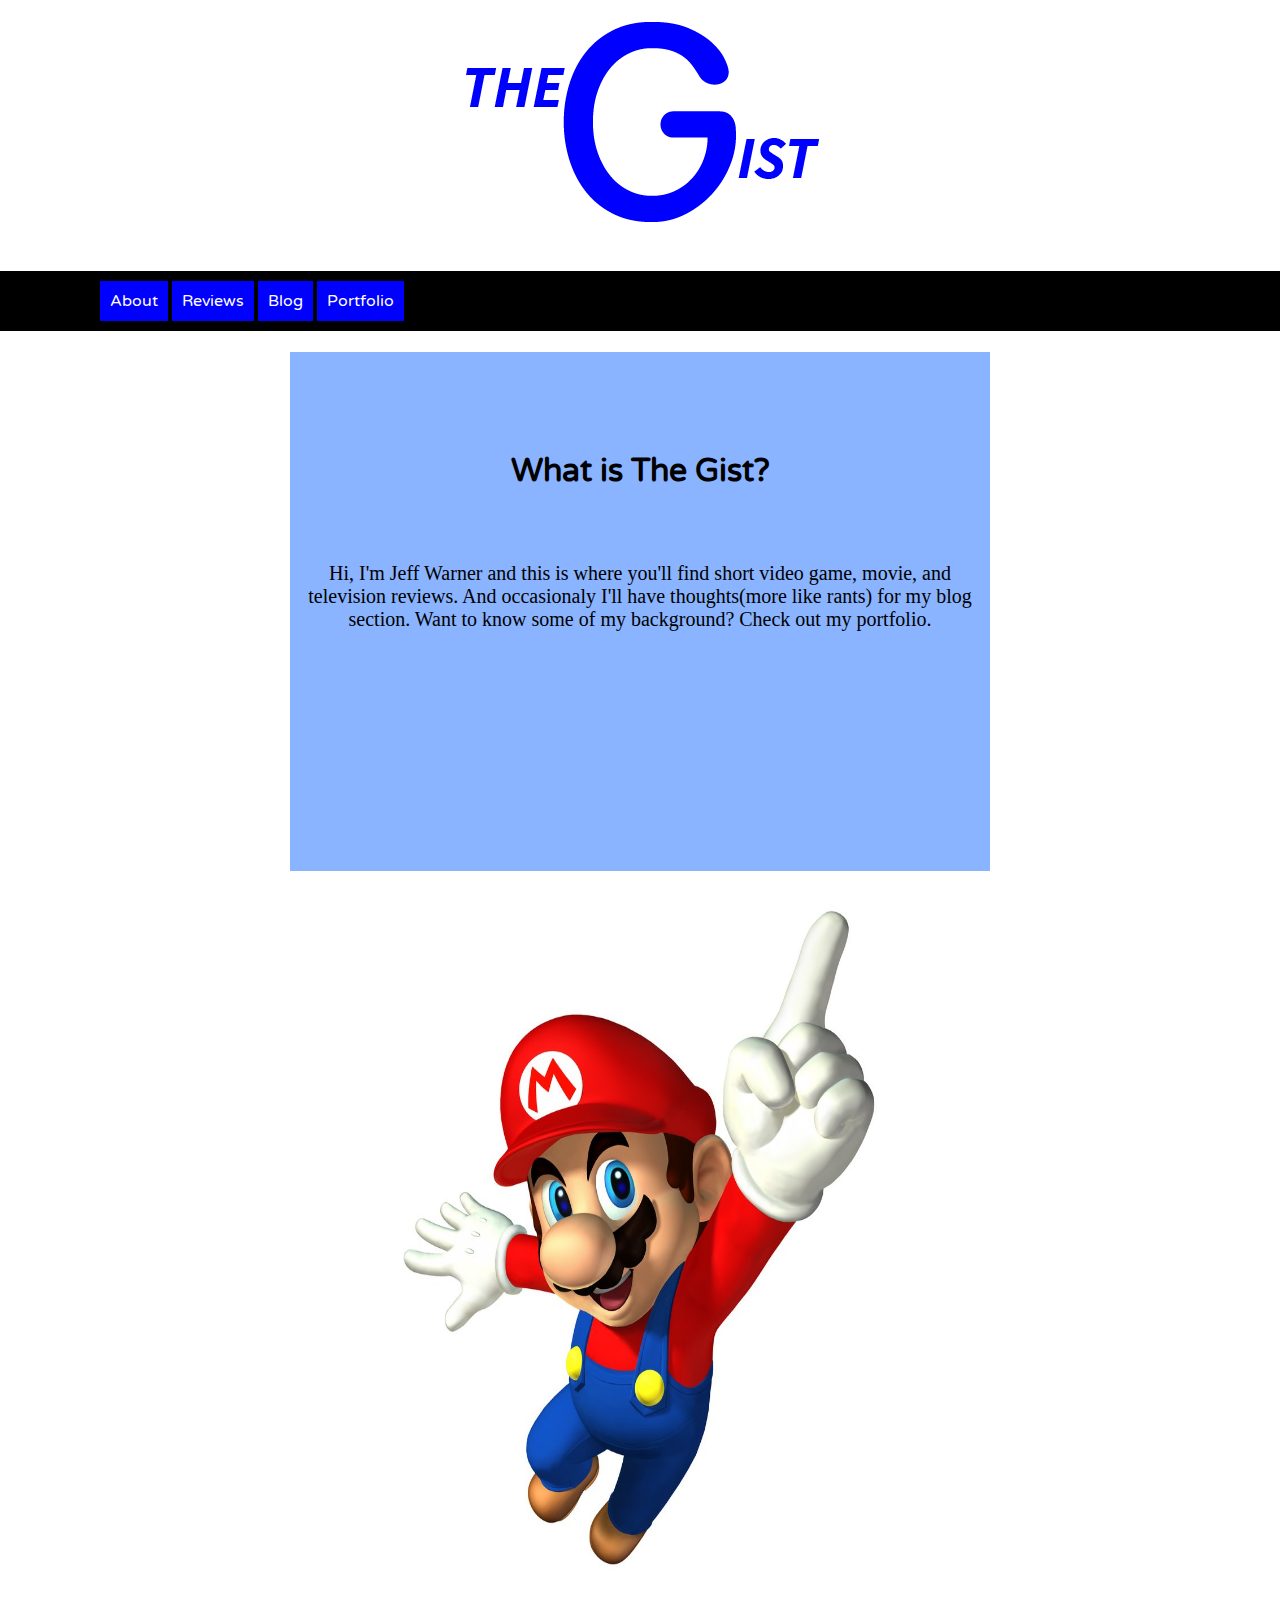
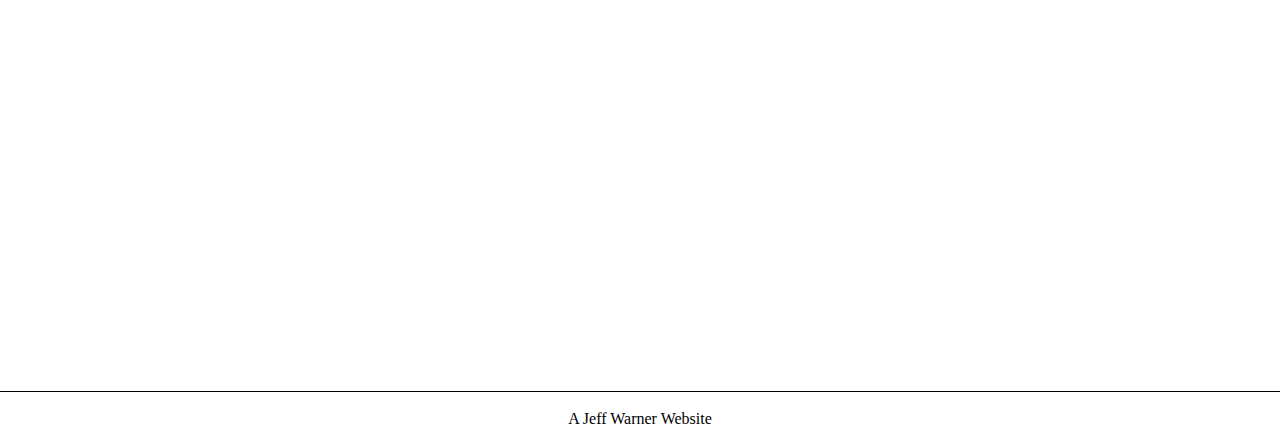
<file: unit6/Index.html>
<!DOCTYPE HTML>
<html>

<head>
<title>THE GIST</title>
<link href='http://fonts.googleapis.com/css?family=Varela+Round' rel='stylesheet' type='text/css'>
<link rel="stylesheet" type="text/css" href="style.css">



<body>
<img src="stuff/gistlogo.png">

<header>


<nav>

  <a href="#">About</a>
   <a href="#">Reviews</a>
  <a href="#">Blog</a>
   <a href="#">Portfolio</a>

</nav>


</header>
<section>
<h1>What is The Gist?</h1>

<P>Hi, I'm Jeff Warner and this is where you'll find short video game, movie, and television reviews. And occasionaly I'll have thoughts(more like rants) for my blog section. Want to know some of my background? Check out my portfolio.</P>






<h2></h2>
</section>
<img src="stuff/mario.jpg" style="width:500px; height:700px">
<footer>A Jeff Warner Website</footer>
</body>


</html>
</file>
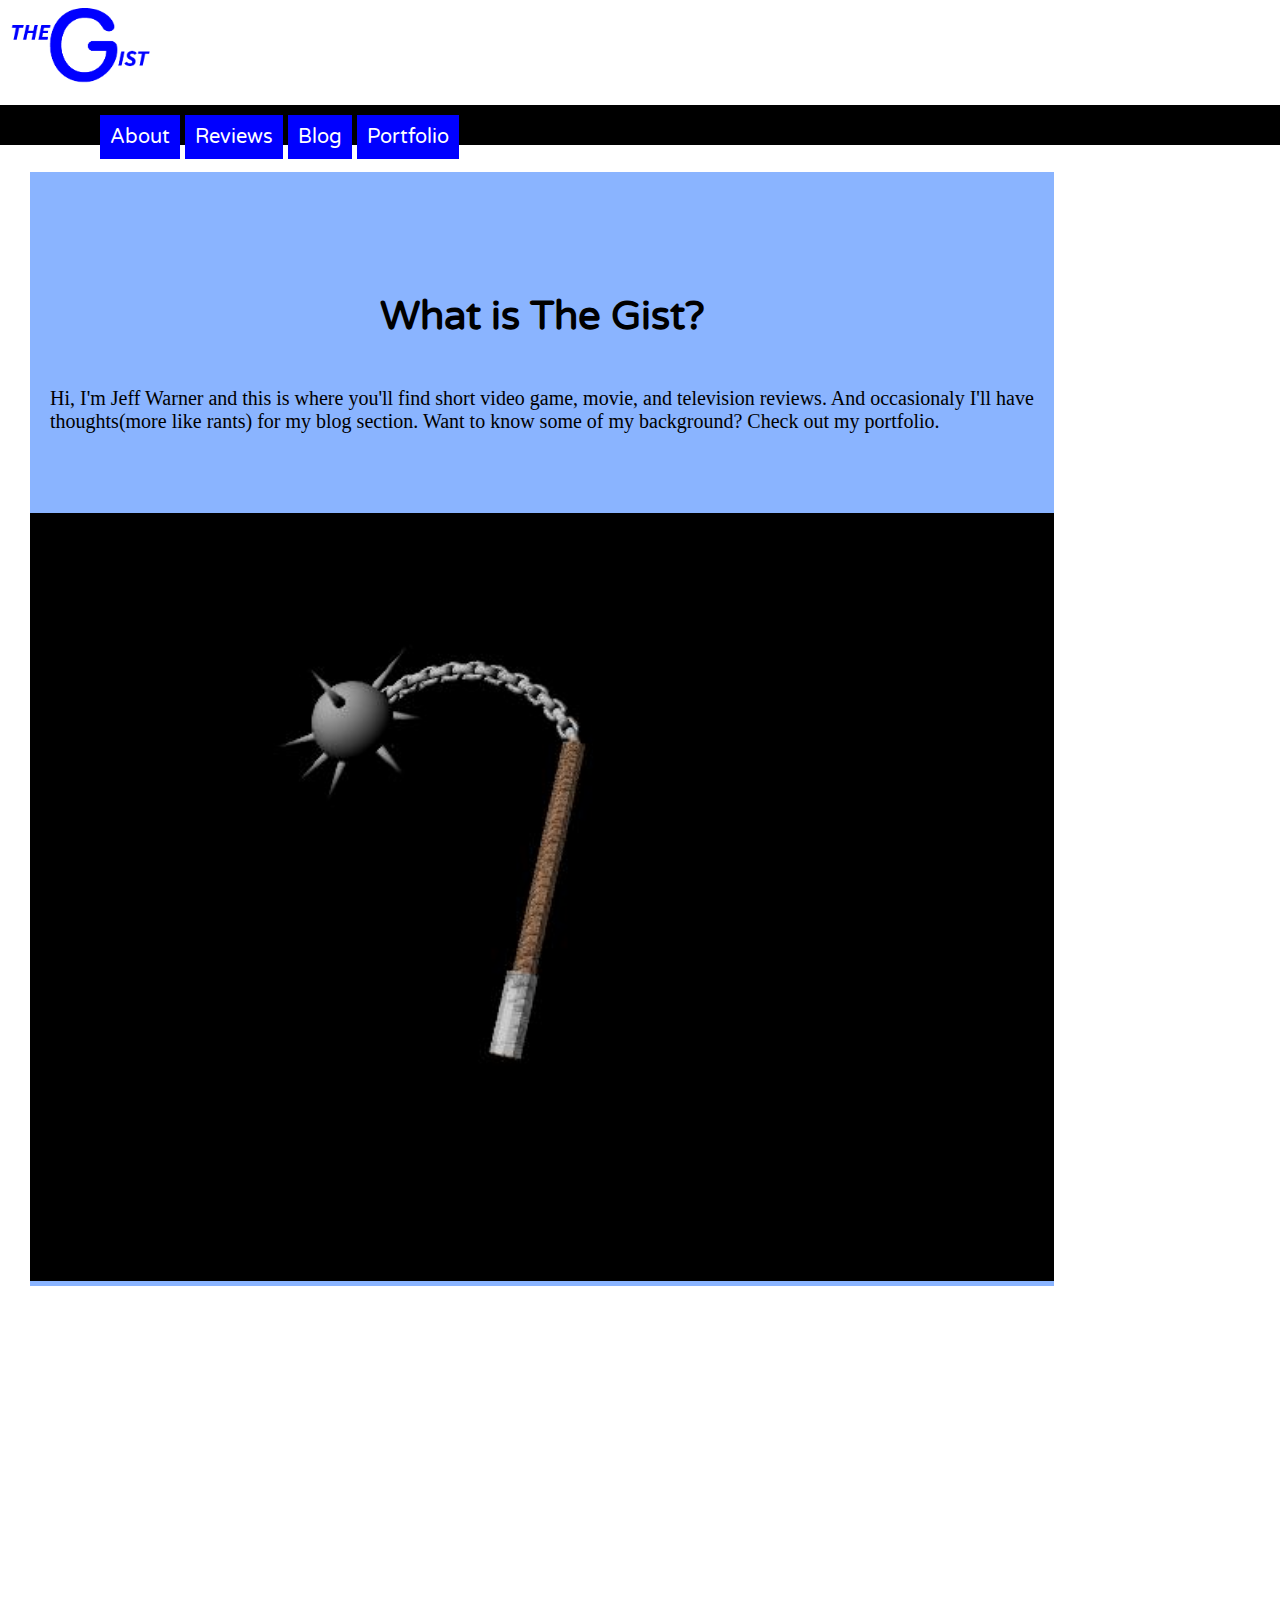
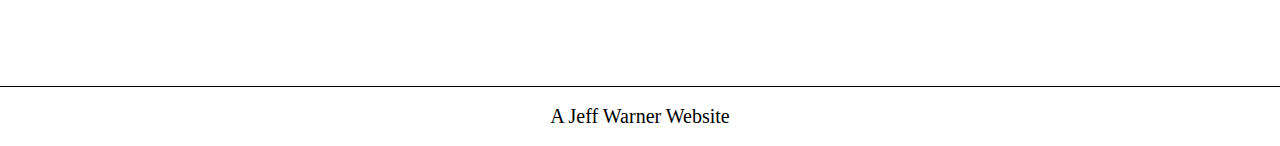
<file: unit9/Index.html>
<!DOCTYPE HTML>
<html>

<head>
<title>THE GIST</title>
<link href='http://fonts.googleapis.com/css?family=Varela+Round' rel='stylesheet' type='text/css'>
<link rel="stylesheet" type="text/css" href="style.css">
<meta name="viewport" content="width=device-width, initial-scale=1">


<img src="stuff/gistlogo.png">

<body>


<header>


<nav>

  <a href="Index.html">About</a>
   <a href="Reviews.html">Reviews</a>
  <a href="Blog.html">Blog</a>
   <a href="Portfolio.html">Portfolio</a>

</nav>


</header>
<section>
<h1>What is The Gist?</h1>

<P>Hi, I'm Jeff Warner and this is where you'll find short video game, movie, and television reviews. And occasionaly I'll have thoughts(more like rants) for my blog section. Want to know some of my background? Check out my portfolio.</P>



<img class="lowerimg"src="stuff/flail.jpg" > 


</section>




<footer>A Jeff Warner Website</footer>
</body>


</html>
</file>
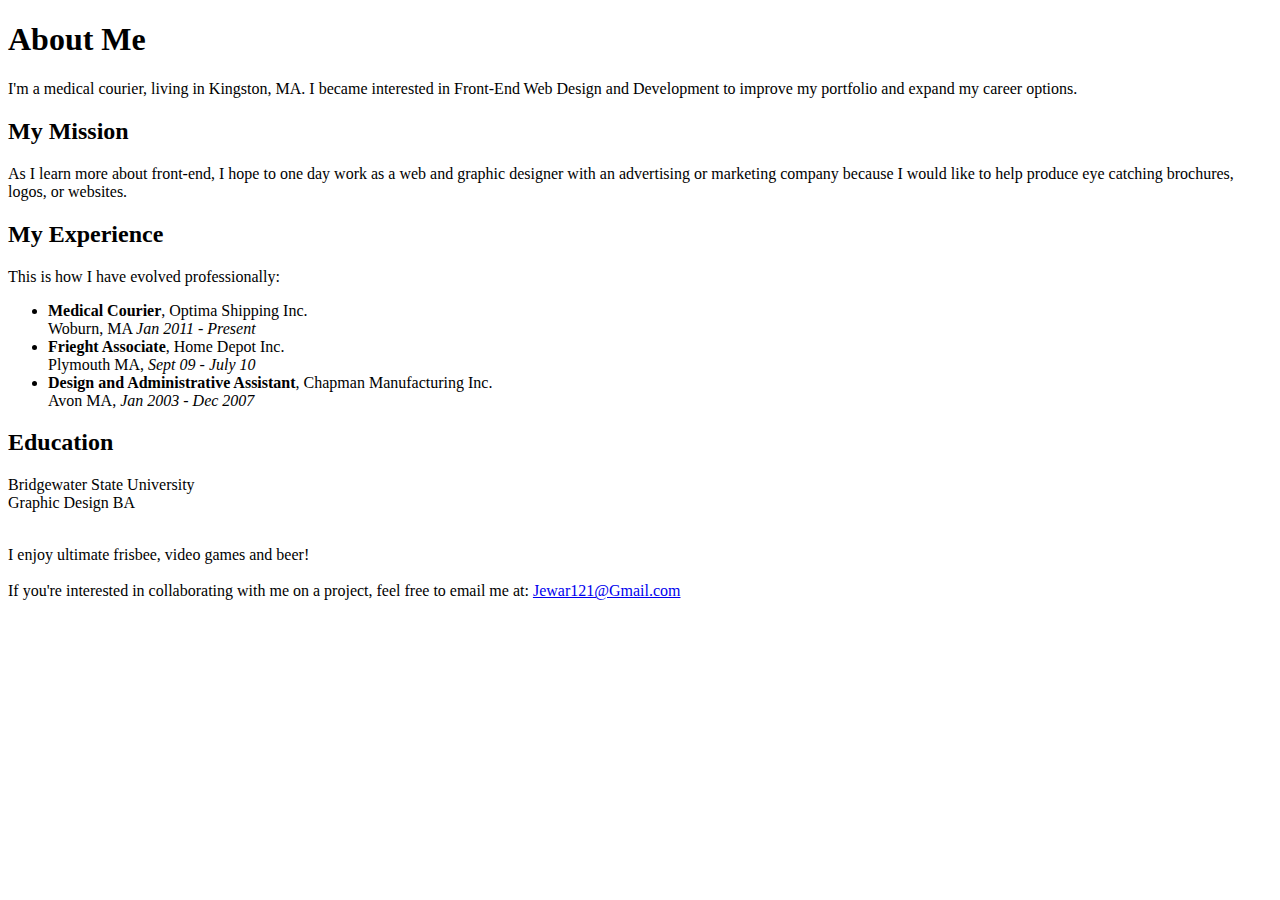
<file: unit1/about.html>
<!DOCTYPE html>

<html>

<head>
	<title>About Jeff Warner </title>
</head>

<body>
<h1>About Me</h1>

<p>I'm a medical courier, living in Kingston, MA. I became interested in Front-End Web Design and Development to improve my portfolio and expand my career options.</p>

<h2>My Mission</h2>

<p>As I learn more about front-end, I hope to one day work as a web and graphic designer with an advertising or marketing company because I would like to help produce eye catching brochures, logos, or websites.</p>

<h2>My Experience</h2>

<p>This is how I have evolved professionally:</p>

<ul>
<li><strong>Medical Courier</strong>, Optima Shipping Inc.<br>
Woburn, MA <em>Jan 2011 - Present</em></li>

<li><strong>Frieght Associate</strong>, Home Depot Inc.<br>
Plymouth MA, <em> Sept 09 - July 10</em></li>

<li><strong>Design and Administrative Assistant</strong>, Chapman Manufacturing Inc.<br>
Avon MA, <em>Jan 2003 - Dec 2007</em></li>

</ul>

<h2>Education</h2>

<p>Bridgewater State University<br>
Graphic Design BA</p>
<br>
I enjoy ultimate frisbee, video games and beer!<br><br>

If you're interested in collaborating with me on a project, feel free to email me at: <a href="mailto:Jewar121@gmail.com">Jewar121@Gmail.com</a>



</body>

</html>
</file>
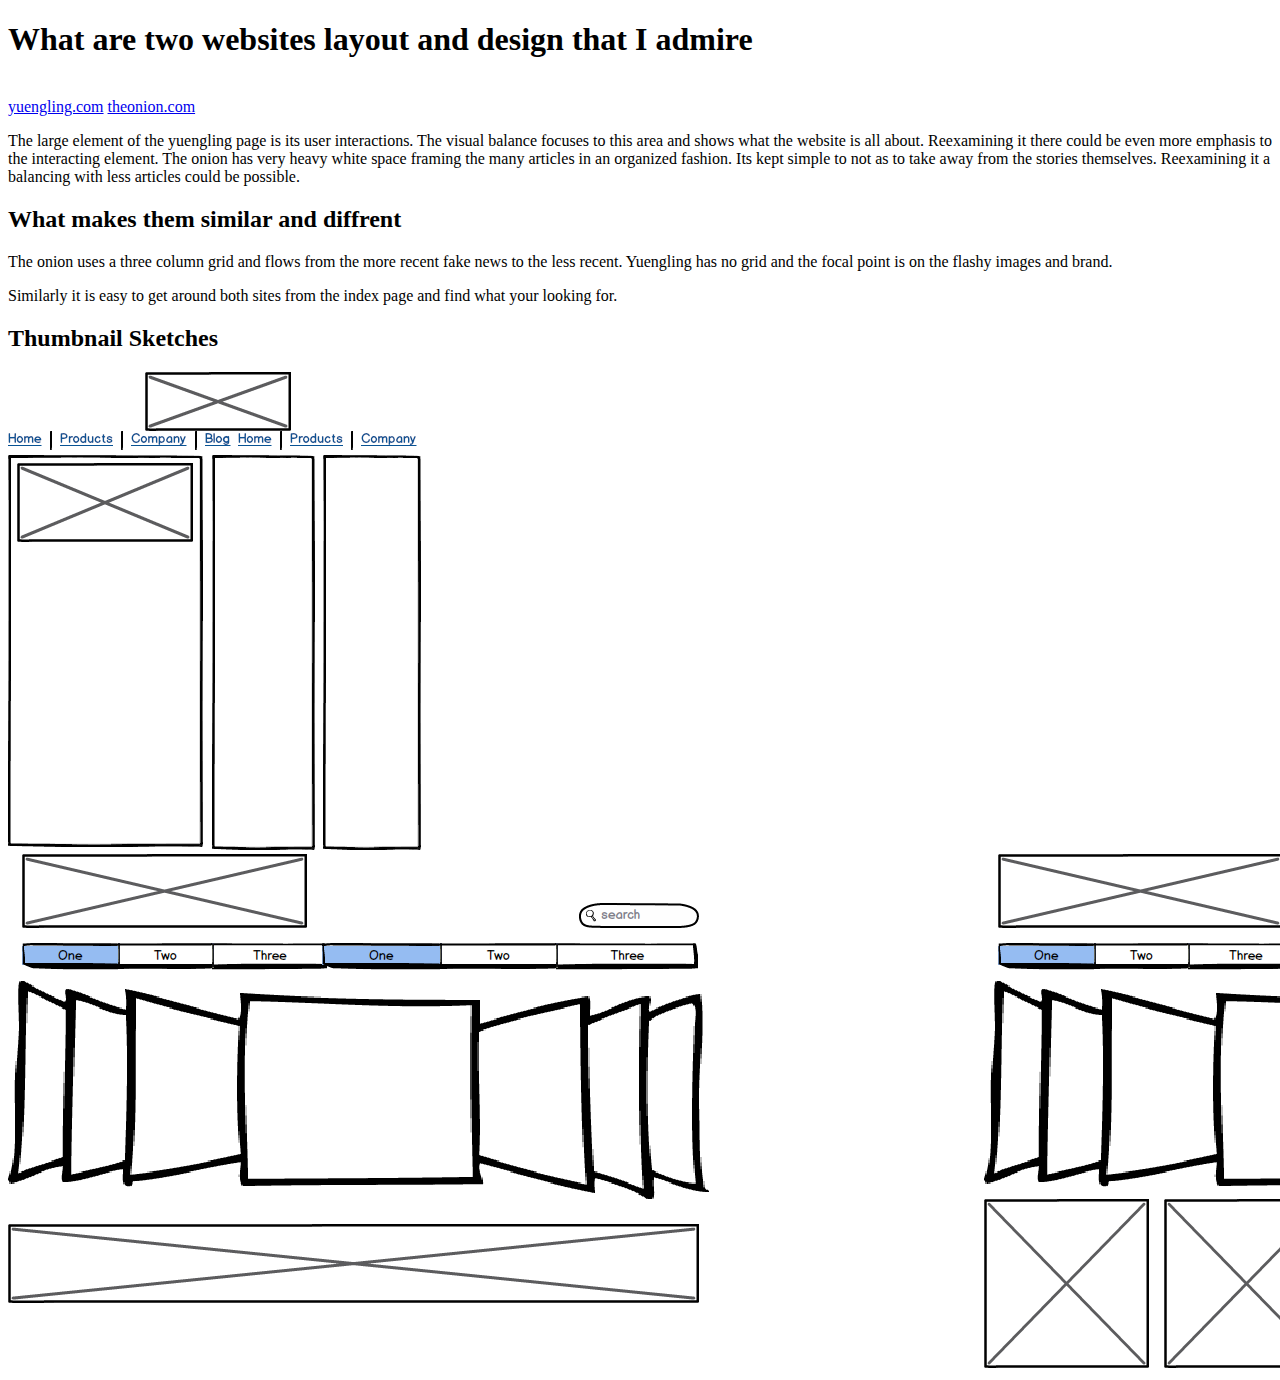
<file: unit2/designchallenge1.html>
<!DOCTYPE html>

<html>

<head>
	<title>design challenge1 </title>
</head>

<body>
<h1>What are two websites layout and design that I admire</h1><br>
<a href="http://www.yuengling.com">yuengling.com</a> <a href="http://www.theonion.com/">theonion.com</a>
<p>The large element of the yuengling page is its user interactions. The visual balance focuses to this area and shows what the website is all about. Reexamining it there could be even more emphasis to the interacting element.

The onion has very heavy white space framing the many articles in an organized fashion. Its kept simple to not as to take away from the stories themselves. Reexamining it a balancing with less articles could be possible.
</p>
<h2>What makes them similar and diffrent</h2>
<p>The onion uses a three column grid and flows from the more recent fake news to the less recent. 

Yuengling has no grid and the focal point is on the flashy images and brand. 
</p><p>
Similarly it is easy to get around both sites from the index page and find what your looking for.

</p>

<h2>Thumbnail Sketches</h2>

<img src="images/onion.png"> <img src="images/yuengling.png">



</body>
</html>
</file>
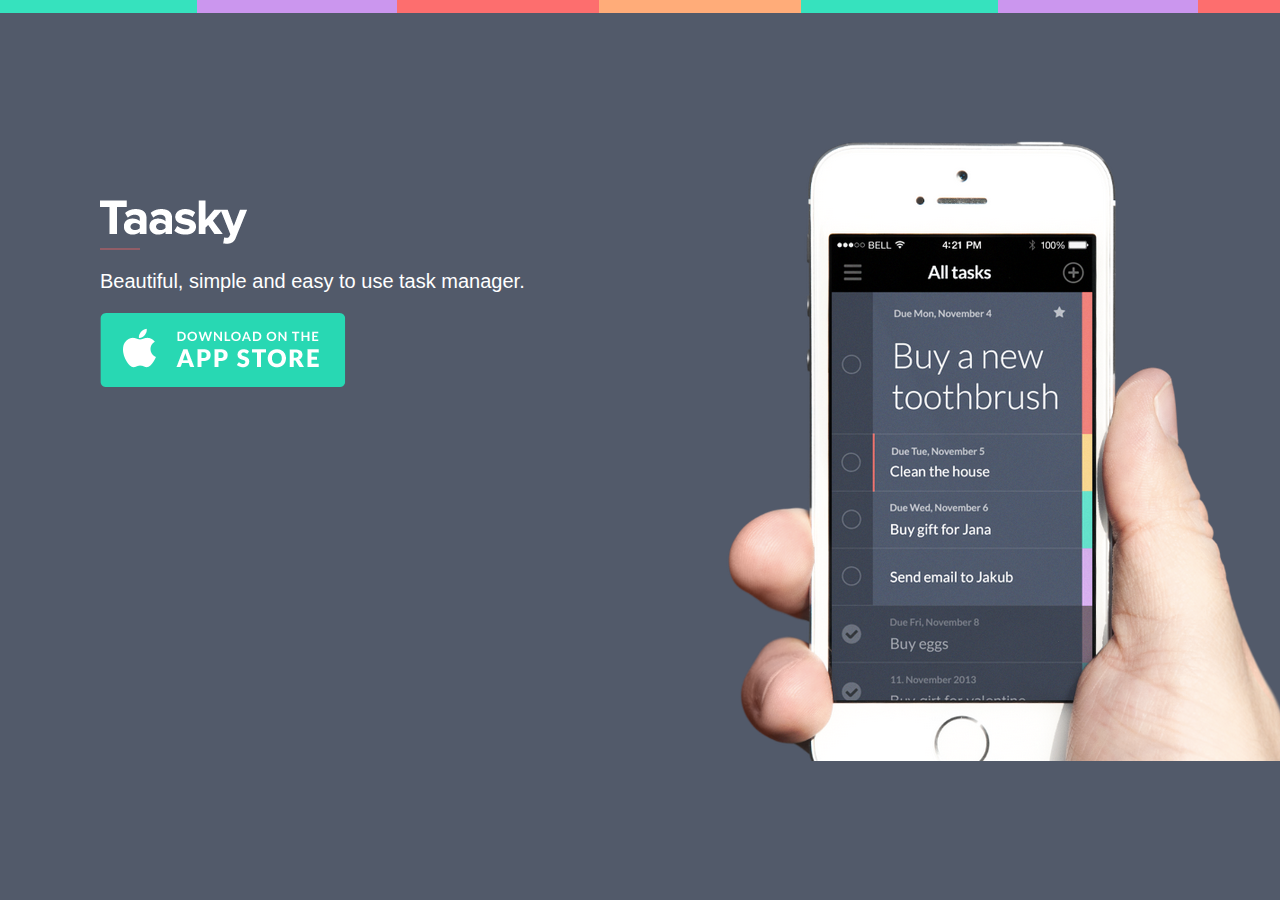
<file: unit3/MarketingPage.html>
<!DOCTYPE HTML>
<html>

<head>
<title>Taasky Homepage</title>

<link rel="stylesheet" type="text/css" href="style.css">
</head>

<body>

<img src="images/logo-taasky.png">

<hr>
<p>Beautiful, simple and easy to use task manager.</p>
<a href="https://itunes.apple.com/us/genre/ios/id36?mt=8">
<img src="images/btn_store.png">

</body>

</html>
</file>
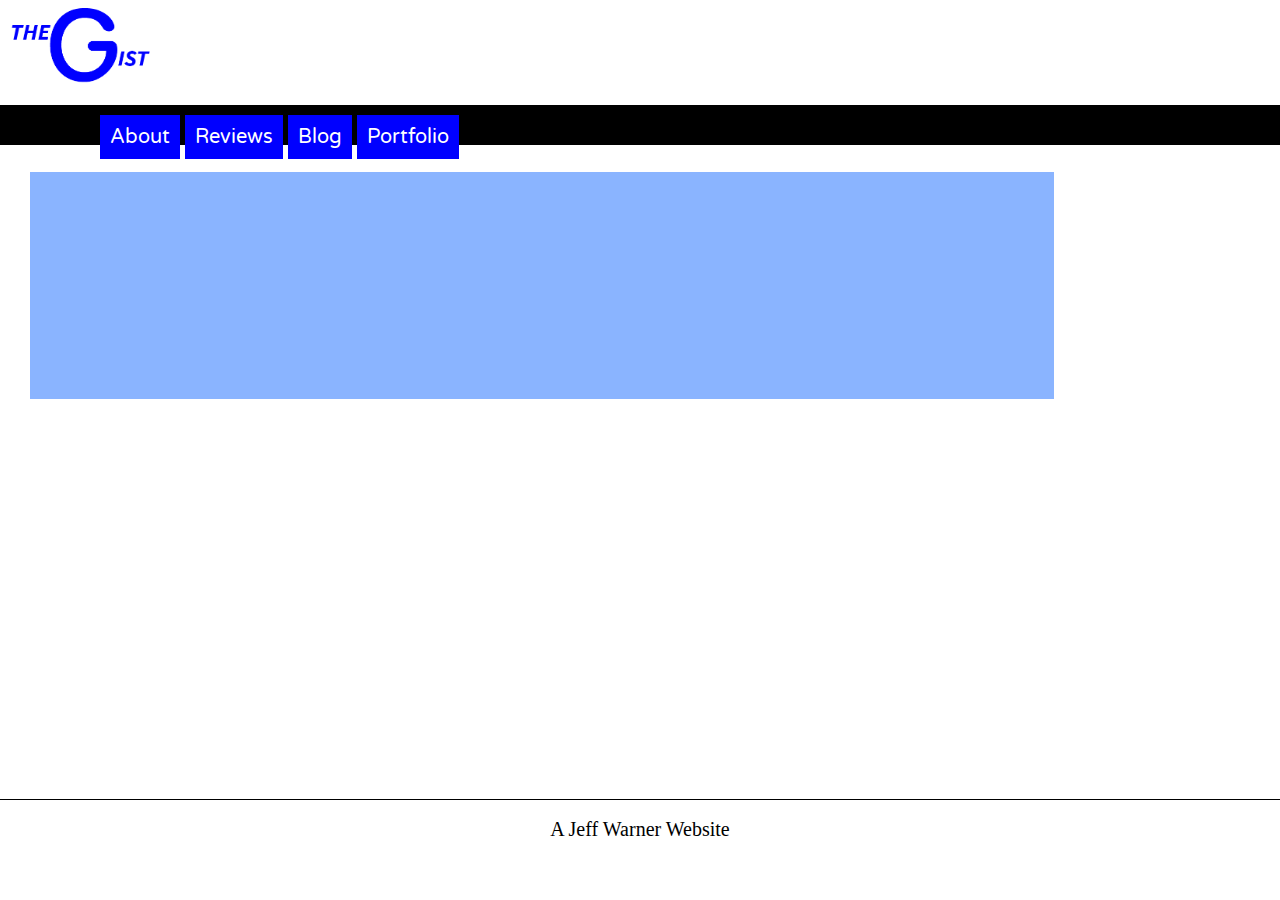
<file: unit9/Blog.html>
<!DOCTYPE HTML>
<html>

<head>
<title>THE GIST</title>
<link href='http://fonts.googleapis.com/css?family=Varela+Round' rel='stylesheet' type='text/css'>
<link rel="stylesheet" type="text/css" href="style.css">
<meta name="viewport" content="width=device-width, initial-scale=1">
<img src="stuff/gistlogo.png">

<body>


<header>


<nav>

<a href="Index.html">About</a>
   <a href="Reviews.html">Reviews</a>
  <a href="Blog.html">Blog</a>
   <a href="Portfolio.html">Portfolio</a>

</nav>


</header>
<section>
<h1></h1>

<P></P>





<h2></h2>
</section>

<footer>A Jeff Warner Website</footer>
</body>


</html>
</file>
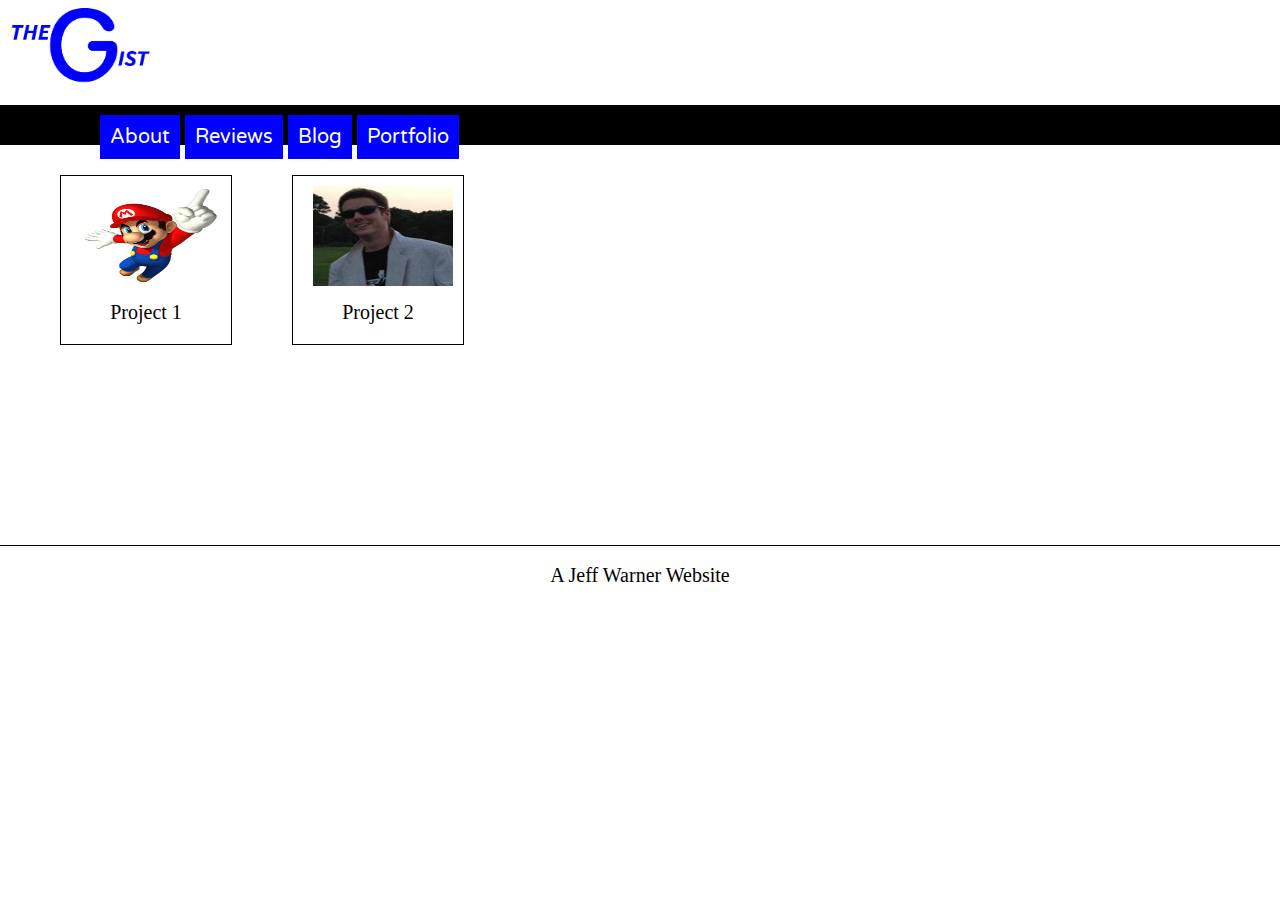
<file: unit9/Portfolio.html>
<!DOCTYPE HTML>
<html>

<head>
<title>THE GIST</title>
<link href='http://fonts.googleapis.com/css?family=Varela+Round' rel='stylesheet' type='text/css'>
<link rel="stylesheet" type="text/css" href="style.css">
<meta name="viewport" content="width=device-width, initial-scale=1">
<img src="stuff/gistlogo.png">


<body>

<header>


<nav>

<a href="Index.html">About</a>
   <a href="Reviews.html">Reviews</a>
  <a href="Blog.html">Blog</a>
   <a href="Portfolio.html">Portfolio</a>

</nav>


</header>


<section>

<div class="img">
 <img src="stuff/mario.jpg" >
 <div class="desc">Project 1</div>
</div>

<div class="img">
 <img src="stuff/me.jpg" >
 <div class="desc">Project 2</div>
</div>



</section>


<footer>A Jeff Warner Website</footer>
</body>


</html>
</file>
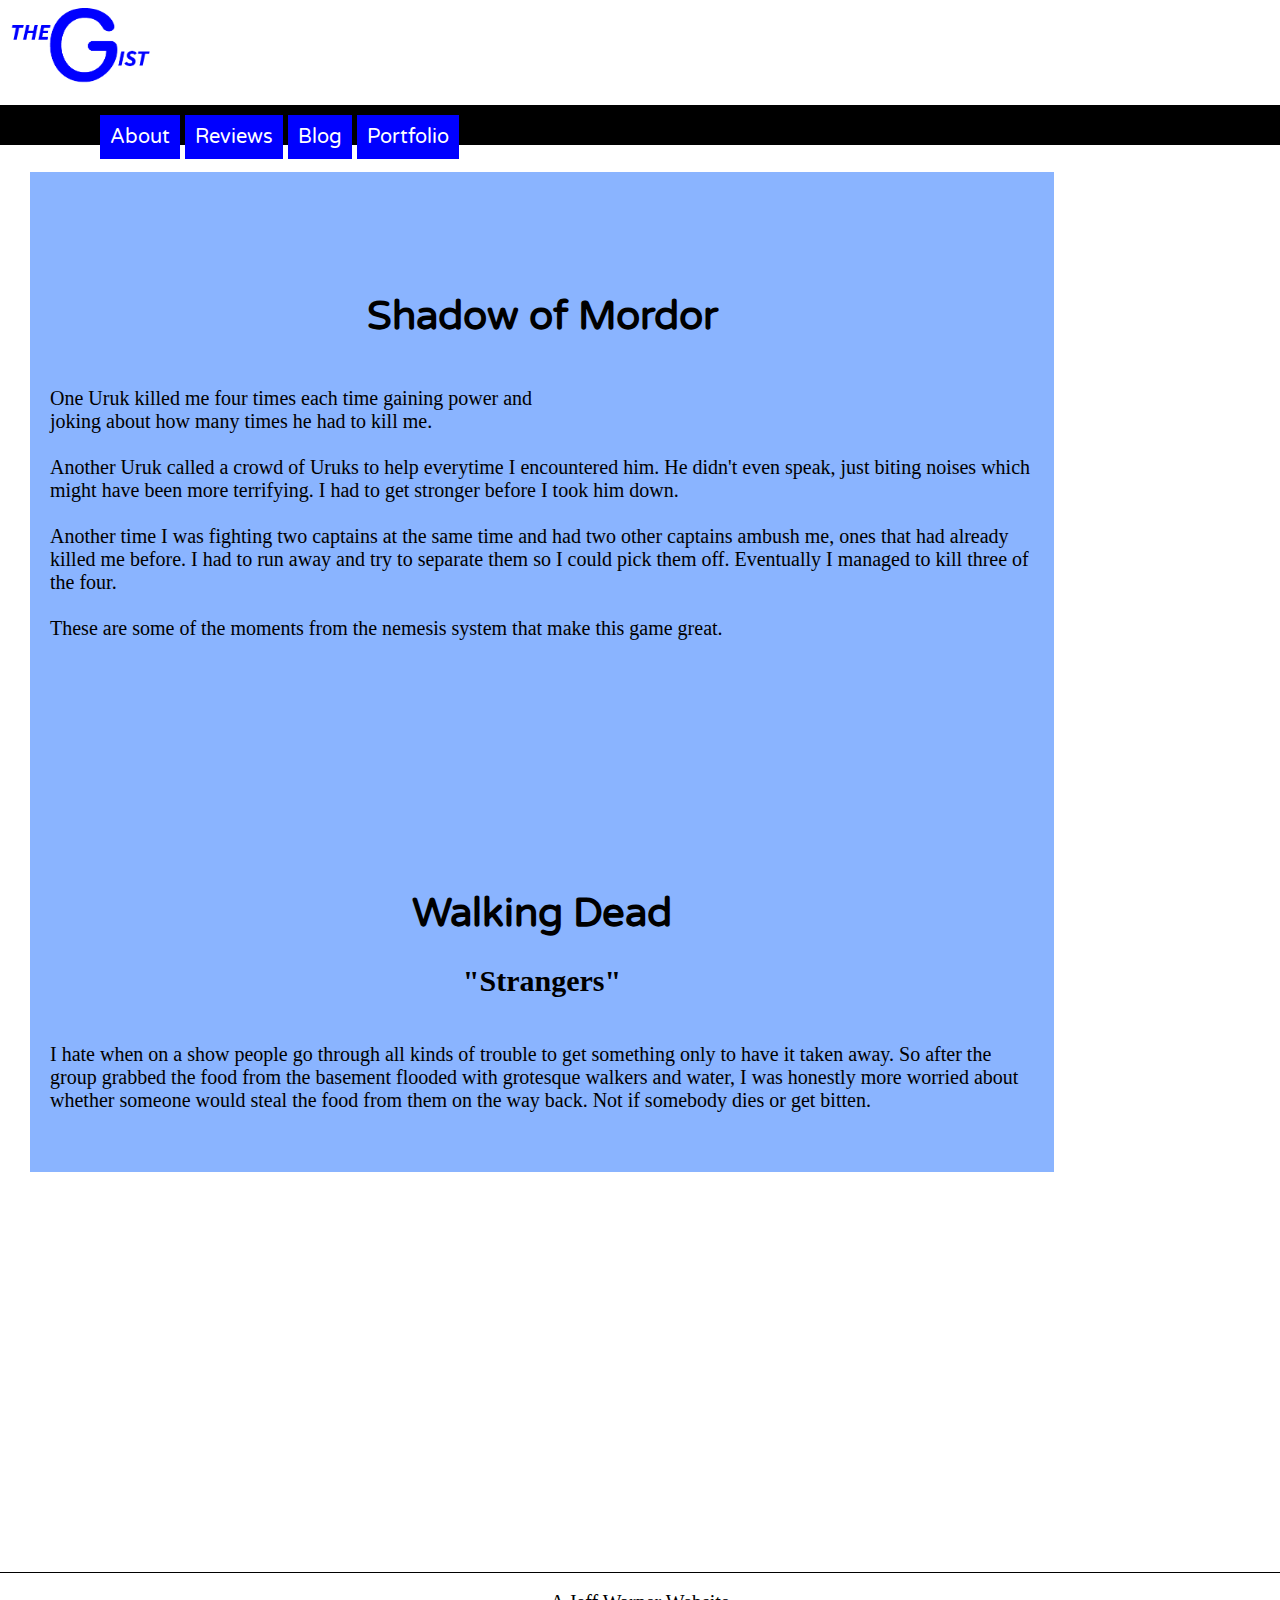
<file: unit9/Reviews.html>
<!DOCTYPE HTML>
<html>

<head>
<title>THE GIST</title>
<link href='http://fonts.googleapis.com/css?family=Varela+Round' rel='stylesheet' type='text/css'>
<link rel="stylesheet" type="text/css" href="style.css">
<meta name="viewport" content="width=device-width, initial-scale=1">
<img src="stuff/gistlogo.png">

<body>


<header>


<nav>

 <a href="Index.html">About</a>
   <a href="Reviews.html">Reviews</a>
  <a href="Blog.html">Blog</a>
   <a href="Portfolio.html">Portfolio</a>

</nav>


</header>

<section>


<h1>Shadow of Mordor</h1>

<P>

One Uruk killed me four times each time gaining power and <br>joking about how many times he had to kill me. <br><br>

Another Uruk called a crowd of Uruks to help everytime I encountered him. He didn't even speak, just biting noises which might have been more terrifying. I had to get stronger before I took him down.<br><br>

Another time I was fighting two captains at the same time and had two other captains ambush me, ones that had already killed me before. I had to run away and try to separate them so I could pick them off. 
Eventually I managed to kill three of the four.
<br><br>

These are some of the moments from the nemesis system that make this game great.</P>

<img class="shadow"src"stuff/shadow.jpg" > 



<h1>Walking Dead</h1>
<h2>"Strangers"</h2>

<p>


I hate when on a show people go through all kinds of trouble to get something only to have it taken away. So after the group grabbed the food from the basement flooded with grotesque walkers and water, I was honestly more worried about whether someone would steal the food from them on the way back. Not if somebody dies or get bitten.</P>







</section>

<footer>A Jeff Warner Website</footer>
</body>


</html>
</file>
<file: unit6/style.css>
body{margin:0;
}
header{
	width:100%;
	background-color:black;
height:60px;


}
nav {font-family: 'Varela Round', sans-serif;
  margin:0 auto;
  width:100%;
  padding:10px 100px;
  float:left;


}


a {background-color: blue;
color:white;
text-decoration:none;
display: inline-block;

padding:10px;




}
img{display:block; margin:auto;}

h1{	font-family: 'Varela Round', sans-serif;
font-weight: 300px;
text-align:center;
padding-top: 100px;
}
h2{text-align:center;
 padding-top:200px;}
	
p{padding-top: 50px;
	padding-bottom: 20px;
	font-size:20px;
	text-align: center;
	 }

a:hover { background:yellow;
	color:black; }

section{width:700px;
	margin:auto;
background-color: #8AB4FF}

footer {
  text-align: center;
  border-top: 1px solid black;
  padding: 18px 0;
  margin-top: 400px;
}
</file>
<file: unit9/style.css>
body{margin:0;
	font-size: 20px;
	
}
	
header{
	width:100%;
	background-color:black;
height:2em;
background: 



}
nav {font-family: 'Varela Round', sans-serif;
  margin:0 auto;
  width:100%;
  padding:.5em 5em;



}


a {background-color: blue;
color:white;
text-decoration:none;
display: inline-block;

padding:.5em;




}



img{
	margin-left: .5em;
	width:7em; height:5em;
}

.lowerimg{ margin:auto;
  height: 100%;
  width:100%;

}





h1{	font-family: 'Varela Round', sans-serif;
font-weight: 300px;
text-align:center;
padding-top: 3em;
}
h2{text-align:center;
 }
	
p{padding-top: 1em;
	padding-bottom: 3em;
	padding-left:1em;
	padding-right:1em;
	font-size:1em;
	
	
	 }

a:hover { background:yellow;
	color:black; }

section{width:80%;
	margin-left:1.5em;margin-right:1em;
background-color: #8AB4FF;
}

footer {
  text-align: center;
  border-top: 1px solid black;
  padding: 18px 0;
  margin-top: 20em;
}

.shadow{ padding-left:.5em:;
	padding:right:.5em;
width:50%;
height:50%;
}

	




.img {
    margin: 1.5em;
    padding: .5em;
    border: 1px solid black;
    height: auto;
    width: auto;
    float: left;
    text-align: center; 
    display: inline;
   
}	


   


.desc {
  text-align: center;
  font-weight: normal;
  margin: .5em;
}
</file>
<file: unit3/style.css>
body{ background-color:#525A6A; 
background-image:url("images/stripes.png"),url("images/background.jpg");
background-repeat:repeat-x, no-repeat;  
margin-top:200px;
margin-left:100px;
}





h1{	color:white;}

hr {width:40px;
	height:2px;
	border:0;
	color:#915D67;
    background-color:#915D67; 
    margin-top:0;
    margin-left:0;
}

	p{
		color:white;
		font-family:arial;
		font-size:20px;}
</file>
